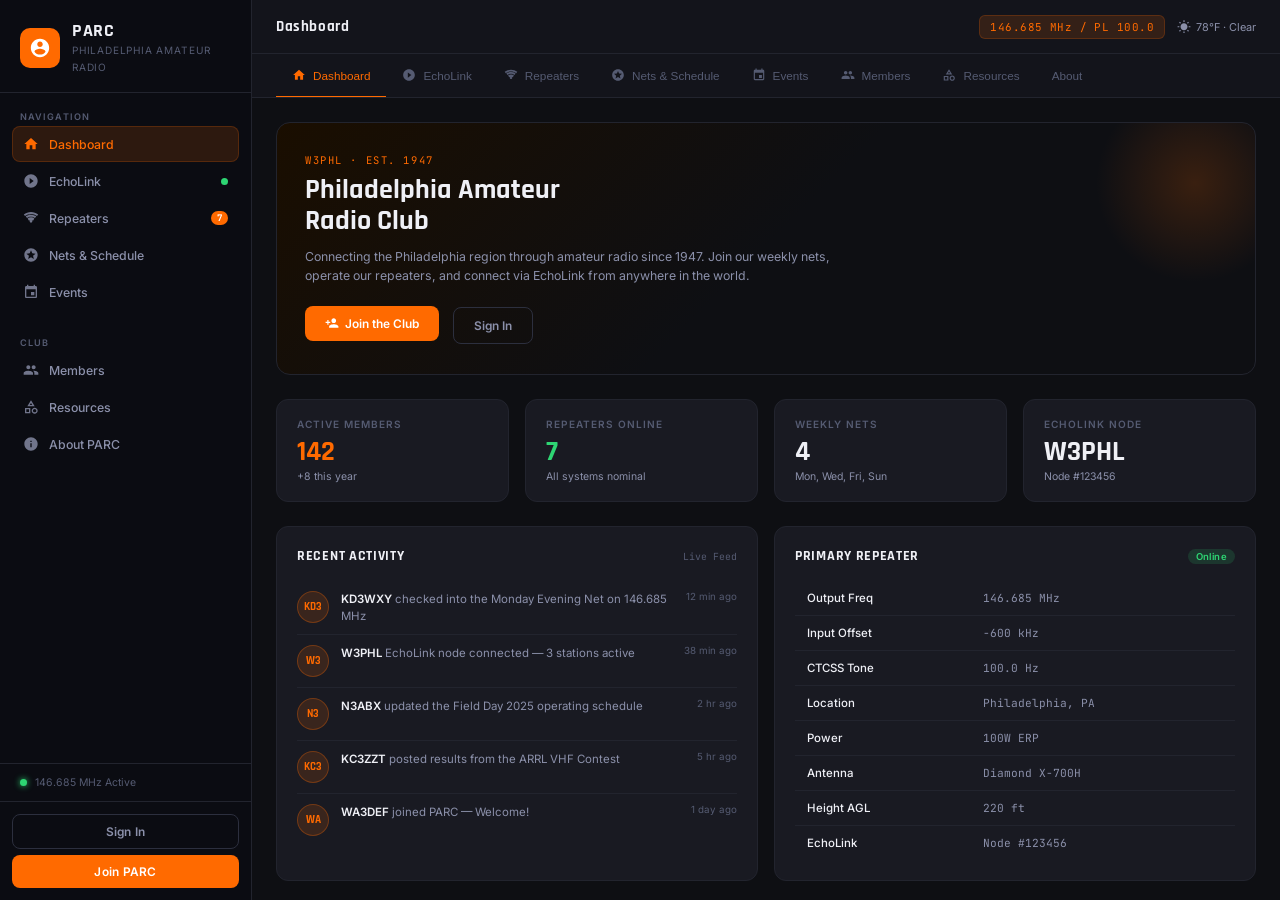
<file: index.html>
<!doctype html>
<html lang="en">
<head>
  <meta charset="UTF-8" />
  <meta name="viewport" content="width=device-width, initial-scale=1.0" />
  <title>PARC — Philadelphia Amateur Radio Club</title>
  <link rel="stylesheet" href="parc.css" />
  <style>body { display: flex; height: 100vh; overflow: hidden; }</style>
</head>
<body>

<!-- ─── SIDEBAR ────────────────────────────────────────────── -->
<nav id="sidebar">
  <div class="sidebar-logo">
    <div class="logo-icon">
      <svg viewBox="0 0 24 24" fill="white"><path d="M12 2C6.48 2 2 6.48 2 12s4.48 10 10 10 10-4.48 10-10S17.52 2 12 2zm0 3c1.66 0 3 1.34 3 3s-1.34 3-3 3-3-1.34-3-3 1.34-3 3-3zm0 14.2c-2.5 0-4.71-1.28-6-3.22.03-1.99 4-3.08 6-3.08 1.99 0 5.97 1.09 6 3.08-1.29 1.94-3.5 3.22-6 3.22z"/></svg>
    </div>
    <div class="logo-text">
      <h1>PARC</h1>
      <span>Philadelphia Amateur Radio</span>
    </div>
  </div>

  <div class="sidebar-section">
    <div class="sidebar-section-label">Navigation</div>
    <a class="nav-item active" data-tab="home" onclick="switchTab('home'); setActive(this)">
      <svg viewBox="0 0 24 24" fill="currentColor"><path d="M10 20v-6h4v6h5v-8h3L12 3 2 12h3v8z"/></svg>
      <span>Dashboard</span>
    </a>
    <a class="nav-item" data-tab="echolink" onclick="switchTab('echolink'); setActive(this)">
      <svg viewBox="0 0 24 24" fill="currentColor"><path d="M12 2C6.48 2 2 6.48 2 12s4.48 10 10 10 10-4.48 10-10S17.52 2 12 2zm-2 14.5v-9l6 4.5-6 4.5z"/></svg>
      <span>EchoLink</span>
      <span class="nav-dot"></span>
    </a>
    <a class="nav-item" data-tab="repeaters" onclick="switchTab('repeaters'); setActive(this)">
      <svg viewBox="0 0 24 24" fill="currentColor"><path d="M12 3C7.95 3 4.21 4.34 1.2 6.6L3 9c2.5-1.88 5.62-3 9-3s6.5 1.12 9 3l1.8-2.4C19.79 4.34 16.05 3 12 3zm0 4c-2.97 0-5.67.91-7.9 2.44L6 12c1.73-1.3 3.87-2 6-2s4.27.7 6 2l1.9-2.56A13.94 13.94 0 0012 7zm0 4c-1.93 0-3.68.66-5.08 1.75L9 16c.86-.65 1.87-1 3-1s2.14.35 3 1l2.08-3.25A7.96 7.96 0 0012 11zm0 4c-1.1 0-2 .9-2 2s.9 2 2 2 2-.9 2-2-.9-2-2-2z"/></svg>
      <span>Repeaters</span>
      <span class="nav-badge">7</span>
    </a>
    <a class="nav-item" data-tab="nets" onclick="switchTab('nets'); setActive(this)">
      <svg viewBox="0 0 24 24" fill="currentColor"><path d="M11.99 2C6.47 2 2 6.48 2 12s4.47 10 9.99 10C17.52 22 22 17.52 22 12S17.52 2 11.99 2zm4.24 16L12 15.45 7.77 18l1.12-4.81-3.73-3.23 4.92-.42L12 5l1.92 4.53 4.92.42-3.73 3.23L16.23 18z"/></svg>
      <span>Nets &amp; Schedule</span>
    </a>
    <a class="nav-item" data-tab="events" onclick="switchTab('events'); setActive(this)">
      <svg viewBox="0 0 24 24" fill="currentColor"><path d="M17 12h-5v5h5v-5zM16 1v2H8V1H6v2H5c-1.11 0-1.99.9-1.99 2L3 19c0 1.1.89 2 2 2h14c1.1 0 2-.9 2-2V5c0-1.1-.9-2-2-2h-1V1h-2zm3 18H5V8h14v11z"/></svg>
      <span>Events</span>
    </a>
  </div>

  <div class="sidebar-section">
    <div class="sidebar-section-label">Club</div>
    <a class="nav-item" data-tab="members" onclick="switchTab('members'); setActive(this)">
      <svg viewBox="0 0 24 24" fill="currentColor"><path d="M16 11c1.66 0 2.99-1.34 2.99-3S17.66 5 16 5c-1.66 0-3 1.34-3 3s1.34 3 3 3zm-8 0c1.66 0 2.99-1.34 2.99-3S9.66 5 8 5C6.34 5 5 6.34 5 8s1.34 3 3 3zm0 2c-2.33 0-7 1.17-7 3.5V19h14v-2.5c0-2.33-4.67-3.5-7-3.5zm8 0c-.29 0-.62.02-.97.05 1.16.84 1.97 1.97 1.97 3.45V19h6v-2.5c0-2.33-4.67-3.5-7-3.5z"/></svg>
      <span>Members</span>
    </a>
    <a class="nav-item" data-tab="resources" onclick="switchTab('resources'); setActive(this)">
      <svg viewBox="0 0 24 24" fill="currentColor"><path d="M12 2l-5.5 9h11L12 2zm0 3.84L13.93 9h-3.87L12 5.84zM17.5 13c-2.49 0-4.5 2.01-4.5 4.5S15.01 22 17.5 22s4.5-2.01 4.5-4.5S19.99 13 17.5 13zm0 7c-1.38 0-2.5-1.12-2.5-2.5s1.12-2.5 2.5-2.5 2.5 1.12 2.5 2.5-1.12 2.5-2.5 2.5zM3 21.5h8v-8H3v8zm2-6h4v4H5v-4z"/></svg>
      <span>Resources</span>
    </a>
    <a class="nav-item" data-tab="about" onclick="switchTab('about'); setActive(this)">
      <svg viewBox="0 0 24 24" fill="currentColor"><path d="M12 2C6.48 2 2 6.48 2 12s4.48 10 10 10 10-4.48 10-10S17.52 2 12 2zm1 15h-2v-6h2v6zm0-8h-2V7h2v2z"/></svg>
      <span>About PARC</span>
    </a>
  </div>

  <div class="sidebar-spacer"></div>
  <div class="sidebar-status">
    <div class="status-row"><div class="status-dot"></div><span>146.685 MHz Active</span></div>
  </div>
  <div class="sidebar-auth">
    <a href="login.html" class="btn-login ghost">Sign In</a>
    <a href="register.html" class="btn-login primary">Join PARC</a>
  </div>
</nav>

<!-- ─── MAIN ───────────────────────────────────────────────────── -->
<div id="main">
  <div class="topbar">
    <span class="topbar-title" id="topbar-title">Dashboard</span>
    <div class="topbar-right">
      <div class="freq-display">146.685 MHz / PL 100.0</div>
      <div class="weather-badge">
        <svg width="14" height="14" viewBox="0 0 24 24" fill="currentColor"><path d="M6.76 4.84l-1.8-1.79-1.41 1.41 1.79 1.79 1.42-1.41zM4 10.5H1v2h3v-2zm9-9.95h-2V3.5h2V.55zm7.45 3.91l-1.41-1.41-1.79 1.79 1.41 1.41 1.79-1.79zm-3.21 13.7l1.79 1.8 1.41-1.41-1.8-1.79-1.4 1.4zM20 10.5v2h3v-2h-3zm-8-5c-3.31 0-6 2.69-6 6s2.69 6 6 6 6-2.69 6-6-2.69-6-6-6zm-1 16.95h2V19.5h-2v2.95zm-7.45-3.91l1.41 1.41 1.79-1.8-1.41-1.41-1.79 1.8z"/></svg>
        78°F · Clear
      </div>
    </div>
  </div>

  <div class="tab-bar">
    <button class="tab-btn active" onclick="switchTab('home'); setTabActive(this)">
      <svg viewBox="0 0 24 24" fill="currentColor"><path d="M10 20v-6h4v6h5v-8h3L12 3 2 12h3v8z"/></svg>Dashboard
    </button>
    <button class="tab-btn" onclick="switchTab('echolink'); setTabActive(this)">
      <svg viewBox="0 0 24 24" fill="currentColor"><path d="M12 2C6.48 2 2 6.48 2 12s4.48 10 10 10 10-4.48 10-10S17.52 2 12 2zm-2 14.5v-9l6 4.5-6 4.5z"/></svg>EchoLink
    </button>
    <button class="tab-btn" onclick="switchTab('repeaters'); setTabActive(this)">
      <svg viewBox="0 0 24 24" fill="currentColor"><path d="M12 3C7.95 3 4.21 4.34 1.2 6.6L3 9c2.5-1.88 5.62-3 9-3s6.5 1.12 9 3l1.8-2.4C19.79 4.34 16.05 3 12 3zm0 4c-2.97 0-5.67.91-7.9 2.44L6 12c1.73-1.3 3.87-2 6-2s4.27.7 6 2l1.9-2.56A13.94 13.94 0 0012 7zm0 4c-1.93 0-3.68.66-5.08 1.75L9 16c.86-.65 1.87-1 3-1s2.14.35 3 1l2.08-3.25A7.96 7.96 0 0012 11zm0 4c-1.1 0-2 .9-2 2s.9 2 2 2 2-.9 2-2-.9-2-2-2z"/></svg>Repeaters
    </button>
    <button class="tab-btn" onclick="switchTab('nets'); setTabActive(this)">
      <svg viewBox="0 0 24 24" fill="currentColor"><path d="M11.99 2C6.47 2 2 6.48 2 12s4.47 10 9.99 10C17.52 22 22 17.52 22 12S17.52 2 11.99 2zm4.24 16L12 15.45 7.77 18l1.12-4.81-3.73-3.23 4.92-.42L12 5l1.92 4.53 4.92.42-3.73 3.23L16.23 18z"/></svg>Nets &amp; Schedule
    </button>
    <button class="tab-btn" onclick="switchTab('events'); setTabActive(this)">
      <svg viewBox="0 0 24 24" fill="currentColor"><path d="M17 12h-5v5h5v-5zM16 1v2H8V1H6v2H5c-1.11 0-1.99.9-1.99 2L3 19c0 1.1.89 2 2 2h14c1.1 0 2-.9 2-2V5c0-1.1-.9-2-2-2h-1V1h-2zm3 18H5V8h14v11z"/></svg>Events
    </button>
    <button class="tab-btn" onclick="switchTab('members'); setTabActive(this)">
      <svg viewBox="0 0 24 24" fill="currentColor"><path d="M16 11c1.66 0 2.99-1.34 2.99-3S17.66 5 16 5c-1.66 0-3 1.34-3 3s1.34 3 3 3zm-8 0c1.66 0 2.99-1.34 2.99-3S9.66 5 8 5C6.34 5 5 6.34 5 8s1.34 3 3 3zm0 2c-2.33 0-7 1.17-7 3.5V19h14v-2.5c0-2.33-4.67-3.5-7-3.5zm8 0c-.29 0-.62.02-.97.05 1.16.84 1.97 1.97 1.97 3.45V19h6v-2.5c0-2.33-4.67-3.5-7-3.5z"/></svg>Members
    </button>
    <button class="tab-btn" onclick="switchTab('resources'); setTabActive(this)">
      <svg viewBox="0 0 24 24" fill="currentColor"><path d="M12 2l-5.5 9h11L12 2zm0 3.84L13.93 9h-3.87L12 5.84zM17.5 13c-2.49 0-4.5 2.01-4.5 4.5S15.01 22 17.5 22s4.5-2.01 4.5-4.5S19.99 13 17.5 13zm0 7c-1.38 0-2.5-1.12-2.5-2.5s1.12-2.5 2.5-2.5 2.5 1.12 2.5 2.5-1.12 2.5-2.5 2.5zM3 21.5h8v-8H3v8zm2-6h4v4H5v-4z"/></svg>Resources
    </button>
    <button class="tab-btn" onclick="switchTab('about'); setTabActive(this)">About</button>
  </div>

  <div class="content-area">

    <!-- HOME TAB -->
    <div class="tab-panel active" id="tab-home">
      <div class="hero-banner">
        <div class="hero-callsign">W3PHL · EST. 1947</div>
        <h2>Philadelphia Amateur<br>Radio Club</h2>
        <p>Connecting the Philadelphia region through amateur radio since 1947. Join our weekly nets, operate our repeaters, and connect via EchoLink from anywhere in the world.</p>
        <a href="register.html" class="btn-primary">
          <svg width="14" height="14" viewBox="0 0 24 24" fill="currentColor"><path d="M15 12c2.21 0 4-1.79 4-4s-1.79-4-4-4-4 1.79-4 4 1.79 4 4 4zm-9-2V7H4v3H1v2h3v3h2v-3h3v-2H6zm9 4c-2.67 0-8 1.34-8 4v2h16v-2c0-2.66-5.33-4-8-4z"/></svg>
          Join the Club
        </a>
        <a href="login.html" class="btn-secondary">Sign In</a>
      </div>

      <div class="grid-4 mb-6">
        <div class="stat-card accent"><div class="stat-label">Active Members</div><div class="stat-value">142</div><div class="stat-sub">+8 this year</div></div>
        <div class="stat-card green"><div class="stat-label">Repeaters Online</div><div class="stat-value">7</div><div class="stat-sub">All systems nominal</div></div>
        <div class="stat-card"><div class="stat-label">Weekly Nets</div><div class="stat-value">4</div><div class="stat-sub">Mon, Wed, Fri, Sun</div></div>
        <div class="stat-card"><div class="stat-label">EchoLink Node</div><div class="stat-value">W3PHL</div><div class="stat-sub">Node #123456</div></div>
      </div>

      <div class="grid-2 mb-6">
        <div class="card">
          <div class="card-header"><span class="card-title">Recent Activity</span><span class="card-badge">Live Feed</span></div>
          <div class="activity-item"><div class="activity-avatar">KD3</div><div class="activity-text"><strong>KD3WXY</strong> checked into the Monday Evening Net on 146.685 MHz</div><div class="activity-time">12 min ago</div></div>
          <div class="activity-item"><div class="activity-avatar">W3</div><div class="activity-text"><strong>W3PHL</strong> EchoLink node connected — 3 stations active</div><div class="activity-time">38 min ago</div></div>
          <div class="activity-item"><div class="activity-avatar">N3</div><div class="activity-text"><strong>N3ABX</strong> updated the Field Day 2025 operating schedule</div><div class="activity-time">2 hr ago</div></div>
          <div class="activity-item"><div class="activity-avatar">KC3</div><div class="activity-text"><strong>KC3ZZT</strong> posted results from the ARRL VHF Contest</div><div class="activity-time">5 hr ago</div></div>
          <div class="activity-item"><div class="activity-avatar">WA</div><div class="activity-text"><strong>WA3DEF</strong> joined PARC — Welcome!</div><div class="activity-time">1 day ago</div></div>
        </div>
        <div class="card">
          <div class="card-header"><span class="card-title">Primary Repeater</span><span class="pill online">Online</span></div>
          <table class="data-table">
            <tr><td class="name-col">Output Freq</td><td>146.685 MHz</td></tr>
            <tr><td class="name-col">Input Offset</td><td>-600 kHz</td></tr>
            <tr><td class="name-col">CTCSS Tone</td><td>100.0 Hz</td></tr>
            <tr><td class="name-col">Location</td><td>Philadelphia, PA</td></tr>
            <tr><td class="name-col">Power</td><td>100W ERP</td></tr>
            <tr><td class="name-col">Antenna</td><td>Diamond X-700H</td></tr>
            <tr><td class="name-col">Height AGL</td><td>220 ft</td></tr>
            <tr><td class="name-col">EchoLink</td><td>Node #123456</td></tr>
          </table>
        </div>
      </div>

      <div class="grid-2">
        <div class="card">
          <div class="card-header"><span class="card-title">Next Net</span></div>
          <div style="display:flex;align-items:center;gap:16px;padding:8px 0">
            <div class="net-day"><div class="d">Mon</div><div class="n">14</div></div>
            <div>
              <h4 style="font-size:0.92rem;font-weight:600;color:var(--text);margin-bottom:3px">Monday Evening Net</h4>
              <p style="font-size:0.78rem;color:var(--text2)">8:00 PM ET · Starts in 2 hrs 14 min</p>
              <p style="font-size:0.75rem;color:var(--text3);margin-top:4px">NCS: KB3MNO · Open to all licensed amateurs</p>
            </div>
            <div style="margin-left:auto"><div class="net-freq">146.685</div><div style="font-size:0.7rem;color:var(--text3);text-align:right">PL 100.0</div></div>
          </div>
        </div>
        <div class="card">
          <div class="card-header"><span class="card-title">Upcoming Events</span></div>
          <div class="resource-item">
            <div class="resource-icon" style="background:rgba(255,106,0,0.1)"><svg viewBox="0 0 24 24" fill="#ff6a00"><path d="M17 12h-5v5h5v-5zM16 1v2H8V1H6v2H5c-1.11 0-1.99.9-1.99 2L3 19c0 1.1.89 2 2 2h14c1.1 0 2-.9 2-2V5c0-1.1-.9-2-2-2h-1V1h-2zm3 18H5V8h14v11z"/></svg></div>
            <div class="resource-info"><h4>Field Day 2025</h4><p>June 28–29 · Fairmount Park</p></div>
            <span class="pill active">26 days</span>
          </div>
          <div class="resource-item">
            <div class="resource-icon" style="background:rgba(59,130,246,0.1)"><svg viewBox="0 0 24 24" fill="#3b82f6"><path d="M20 4H4c-1.1 0-2 .9-2 2v12c0 1.1.9 2 2 2h16c1.1 0 2-.9 2-2V6c0-1.1-.9-2-2-2zm0 4l-8 5-8-5V6l8 5 8-5v2z"/></svg></div>
            <div class="resource-info"><h4>License Exam Session</h4><p>July 12 · Philadelphia Public Library</p></div>
            <span class="pill info">4 days</span>
          </div>
          <div class="resource-item">
            <div class="resource-icon" style="background:rgba(46,213,115,0.1)"><svg viewBox="0 0 24 24" fill="#2ed573"><path d="M11.99 2C6.47 2 2 6.48 2 12s4.47 10 9.99 10C17.52 22 22 17.52 22 12S17.52 2 11.99 2zm4.24 16L12 15.45 7.77 18l1.12-4.81-3.73-3.23 4.92-.42L12 5l1.92 4.53 4.92.42-3.73 3.23L16.23 18z"/></svg></div>
            <div class="resource-info"><h4>Monthly Club Meeting</h4><p>July 17 · 7:30 PM · Club HQ</p></div>
            <span class="pill online">11 days</span>
          </div>
        </div>
      </div>
    </div>

    <!-- ECHOLINK TAB -->
    <div class="tab-panel" id="tab-echolink">
      <div class="section-heading">EchoLink</div>
      <div class="section-sub">Real-time VOIP connections to amateur radio repeaters and nodes worldwide.</div>
      <div class="grid-2 mb-6">
        <div class="card">
          <div class="card-header"><span class="card-title">PARC EchoLink Node</span><span class="pill online">Connected</span></div>
          <table class="data-table">
            <tr><td class="name-col">Callsign</td><td>W3PHL-R</td></tr>
            <tr><td class="name-col">Node Number</td><td>123456</td></tr>
            <tr><td class="name-col">Linked Repeater</td><td>146.685 MHz</td></tr>
            <tr><td class="name-col">Location</td><td>Philadelphia, PA (EM29)</td></tr>
            <tr><td class="name-col">Status</td><td><span class="pill online">Online</span></td></tr>
            <tr><td class="name-col">Active Connections</td><td>3</td></tr>
            <tr><td class="name-col">Uptime</td><td>14 days 7 hrs</td></tr>
          </table>
        </div>
        <div class="card">
          <div class="card-header"><span class="card-title">How to Connect</span></div>
          <div style="font-size:0.82rem;color:var(--text2);line-height:1.7">
            <p style="margin-bottom:10px">Connect to PARC via EchoLink using any of these methods:</p>
            <div style="background:var(--bg2);border:1px solid var(--border);border-radius:8px;padding:14px;margin-bottom:10px">
              <div style="font-family:'JetBrains Mono',monospace;color:var(--orange);font-size:0.8rem;margin-bottom:4px">EchoLink App / Software</div>
              <div style="font-size:0.78rem;color:var(--text2)">Search for <strong style="color:var(--text)">W3PHL-R</strong> or Node <strong style="color:var(--text)">123456</strong></div>
            </div>
            <div style="background:var(--bg2);border:1px solid var(--border);border-radius:8px;padding:14px;margin-bottom:10px">
              <div style="font-family:'JetBrains Mono',monospace;color:var(--orange);font-size:0.8rem;margin-bottom:4px">Via RF (146.685 MHz)</div>
              <div style="font-size:0.78rem;color:var(--text2)">DTMF <strong style="color:var(--text)">C123456</strong> to connect, <strong style="color:var(--text)">#</strong> to disconnect</div>
            </div>
            <div style="background:var(--bg2);border:1px solid var(--border);border-radius:8px;padding:14px">
              <div style="font-family:'JetBrains Mono',monospace;color:var(--orange);font-size:0.8rem;margin-bottom:4px">Conference Node</div>
              <div style="font-size:0.78rem;color:var(--text2)">PARC Conference: <strong style="color:var(--text)">*PARC*</strong> — open 24/7</div>
            </div>
          </div>
        </div>
      </div>
      <div class="card mb-6">
        <div class="card-header"><span class="card-title">Active EchoLink Connections</span><span class="card-badge">Live</span></div>
        <table class="data-table">
          <thead><tr><th>Callsign</th><th>Node</th><th>Location</th><th>Connected</th><th>Status</th></tr></thead>
          <tbody>
            <tr><td class="name-col">W3PHL-R</td><td>123456</td><td>Philadelphia, PA</td><td>14d 7h</td><td><span class="pill online">Local Node</span></td></tr>
            <tr><td class="name-col">WB4GHT-L</td><td>234567</td><td>Atlanta, GA</td><td>1h 23m</td><td><span class="pill active">Linked</span></td></tr>
            <tr><td class="name-col">K6ABC-R</td><td>345678</td><td>Los Angeles, CA</td><td>42m</td><td><span class="pill active">Linked</span></td></tr>
            <tr><td class="name-col">VK2XYZ-L</td><td>456789</td><td>Sydney, NSW, AU</td><td>18m</td><td><span class="pill info">Monitor</span></td></tr>
          </tbody>
        </table>
      </div>
      <div class="card">
        <div class="card-header"><span class="card-title">Nearby EchoLink Nodes</span></div>
        <div style="display:flex;flex-direction:column;gap:10px">
          <div class="echolink-node"><div class="node-icon">W3</div><div class="node-info"><h4>W3PHI-R</h4><p>147.180 / PL 136.5</p></div><div class="node-meta"><span class="pill online">Online</span><div style="font-size:0.7rem;color:var(--text3);margin-top:3px">Node 98765</div></div></div>
          <div class="echolink-node"><div class="node-icon">K3</div><div class="node-info"><h4>K3CW-R</h4><p>444.925 / PL 100.0</p></div><div class="node-meta"><span class="pill online">Online</span><div style="font-size:0.7rem;color:var(--text3);margin-top:3px">Node 87654</div></div></div>
          <div class="echolink-node"><div class="node-icon">N3</div><div class="node-info"><h4>N3RAA-L</h4><p>224.180 / PL 110.9</p></div><div class="node-meta"><span class="pill offline">Offline</span><div style="font-size:0.7rem;color:var(--text3);margin-top:3px">Node 76543</div></div></div>
        </div>
      </div>
    </div>

    <!-- REPEATERS TAB -->
    <div class="tab-panel" id="tab-repeaters">
      <div class="section-heading">Repeaters</div>
      <div class="section-sub">PARC maintains 7 repeaters across the greater Philadelphia metro area.</div>
      <div class="card mb-6">
        <div class="card-header"><span class="card-title">All Repeaters</span><span class="card-badge">7 total · 7 online</span></div>
        <table class="data-table">
          <thead><tr><th>Callsign</th><th>Output</th><th>Offset</th><th>Tone</th><th>Band</th><th>Location</th><th>EchoLink</th><th>Status</th></tr></thead>
          <tbody>
            <tr><td class="name-col">W3PHL</td><td>146.685</td><td>-600 kHz</td><td>100.0 Hz</td><td>2m</td><td>Philadelphia (Center City)</td><td>Node 123456</td><td><span class="pill online">Online</span></td></tr>
            <tr><td class="name-col">W3PHL-2</td><td>147.180</td><td>+600 kHz</td><td>136.5 Hz</td><td>2m</td><td>Northeast Philadelphia</td><td>—</td><td><span class="pill online">Online</span></td></tr>
            <tr><td class="name-col">W3PHL-3</td><td>444.925</td><td>+5 MHz</td><td>100.0 Hz</td><td>70cm</td><td>South Philadelphia</td><td>Node 234567</td><td><span class="pill online">Online</span></td></tr>
            <tr><td class="name-col">W3PHL-4</td><td>443.300</td><td>+5 MHz</td><td>110.9 Hz</td><td>70cm</td><td>West Philadelphia</td><td>—</td><td><span class="pill online">Online</span></td></tr>
            <tr><td class="name-col">W3PHL-5</td><td>224.180</td><td>-1.6 MHz</td><td>100.0 Hz</td><td>1.25m</td><td>Germantown</td><td>—</td><td><span class="pill online">Online</span></td></tr>
            <tr><td class="name-col">W3PHL-6</td><td>927.5625</td><td>-25 MHz</td><td>100.0 Hz</td><td>33cm</td><td>Roxborough</td><td>—</td><td><span class="pill online">Online</span></td></tr>
            <tr><td class="name-col">W3PHL-D</td><td>145.370</td><td>-600 kHz</td><td>DCS 023</td><td>2m D-STAR</td><td>Mount Airy</td><td>—</td><td><span class="pill online">Online</span></td></tr>
          </tbody>
        </table>
      </div>
      <div class="grid-2">
        <div class="card">
          <div class="card-header"><span class="card-title">Coverage Notes</span></div>
          <p style="font-size:0.82rem;color:var(--text2);line-height:1.7">All repeaters provide excellent coverage within I-95/I-476 corridor. The 146.685 primary repeater covers approximately 50 miles radius from Center City.</p>
          <div style="margin-top:12px;padding:12px;background:var(--bg2);border-radius:8px;border:1px solid var(--border)">
            <div style="font-size:0.75rem;color:var(--orange);font-weight:600;margin-bottom:6px">LINKED SYSTEM</div>
            <p style="font-size:0.78rem;color:var(--text2)">W3PHL + W3PHL-3 are linked via autopatch during Monday Evening Net.</p>
          </div>
        </div>
        <div class="card">
          <div class="card-header"><span class="card-title">CTCSS / DCS Quick Reference</span></div>
          <table class="data-table">
            <thead><tr><th>Tone</th><th>Repeater(s)</th></tr></thead>
            <tbody>
              <tr><td>100.0 Hz</td><td class="name-col">W3PHL, W3PHL-3, W3PHL-5, W3PHL-6</td></tr>
              <tr><td>110.9 Hz</td><td class="name-col">W3PHL-4</td></tr>
              <tr><td>136.5 Hz</td><td class="name-col">W3PHL-2</td></tr>
              <tr><td>DCS 023</td><td class="name-col">W3PHL-D (D-STAR)</td></tr>
            </tbody>
          </table>
        </div>
      </div>
    </div>

    <!-- NETS TAB -->
    <div class="tab-panel" id="tab-nets">
      <div class="section-heading">Nets &amp; Schedule</div>
      <div class="section-sub">PARC operates four regular nets each week. All times Eastern. Open to all licensed amateurs.</div>
      <div class="card mb-6">
        <div class="card-header"><span class="card-title">Weekly Net Schedule</span></div>
        <div class="net-row" style="background:var(--orange-d);border-color:rgba(255,106,0,0.2)">
          <div class="net-day"><div class="d">Mon</div><div class="n">14</div></div>
          <div class="net-info"><h4>Monday Evening Technical Net</h4><p>Technical discussion, equipment swap, antenna tips · NCS: KB3MNO</p></div>
          <div><div class="net-freq">146.685</div><div style="font-size:0.7rem;color:var(--text3);text-align:right">8:00 PM ET</div></div>
          <span class="pill active">Tonight</span>
        </div>
        <div class="net-row">
          <div class="net-day"><div class="d">Wed</div><div class="n">16</div></div>
          <div class="net-info"><h4>Wednesday ARES/RACES Net</h4><p>Emergency communications training · NCS: Rotating</p></div>
          <div><div class="net-freq">147.180</div><div style="font-size:0.7rem;color:var(--text3);text-align:right">7:30 PM ET</div></div>
        </div>
        <div class="net-row">
          <div class="net-day"><div class="d">Fri</div><div class="n">18</div></div>
          <div class="net-info"><h4>Friday Night Roundtable</h4><p>Casual rag-chew, all topics welcome · NCS: Open</p></div>
          <div><div class="net-freq">146.685</div><div style="font-size:0.7rem;color:var(--text3);text-align:right">9:00 PM ET</div></div>
        </div>
        <div class="net-row">
          <div class="net-day"><div class="d">Sun</div><div class="n">20</div></div>
          <div class="net-info"><h4>Sunday Morning HF Net</h4><p>20m SSB net, 14.255 MHz ± QRM · NCS: WA3DEF</p></div>
          <div><div class="net-freq">14.255</div><div style="font-size:0.7rem;color:var(--text3);text-align:right">9:00 AM ET</div></div>
        </div>
      </div>
      <div class="grid-2">
        <div class="card">
          <div class="card-header"><span class="card-title">Net Control Operators</span></div>
          <table class="data-table">
            <thead><tr><th>Net</th><th>NCS</th><th>Callsign</th></tr></thead>
            <tbody>
              <tr><td>Monday Tech</td><td class="name-col">Michael Torres</td><td>KB3MNO</td></tr>
              <tr><td>Wednesday ARES</td><td class="name-col">Rotating</td><td>Multiple</td></tr>
              <tr><td>Friday Roundtable</td><td class="name-col">Open (Volunteer)</td><td>—</td></tr>
              <tr><td>Sunday HF</td><td class="name-col">Robert Davies</td><td>WA3DEF</td></tr>
            </tbody>
          </table>
        </div>
        <div class="card">
          <div class="card-header"><span class="card-title">Net Participation Tips</span></div>
          <div style="display:flex;flex-direction:column;gap:10px;margin-top:4px">
            <div style="display:flex;align-items:flex-start;gap:10px;font-size:0.82rem;color:var(--text2)"><div style="width:6px;height:6px;border-radius:50%;background:var(--orange);flex-shrink:0;margin-top:5px"></div>Program your radio before the net — tone, offset, and frequency set in advance</div>
            <div style="display:flex;align-items:flex-start;gap:10px;font-size:0.82rem;color:var(--text2)"><div style="width:6px;height:6px;border-radius:50%;background:var(--orange);flex-shrink:0;margin-top:5px"></div>Wait for NCS to acknowledge you before transmitting your traffic</div>
            <div style="display:flex;align-items:flex-start;gap:10px;font-size:0.82rem;color:var(--text2)"><div style="width:6px;height:6px;border-radius:50%;background:var(--orange);flex-shrink:0;margin-top:5px"></div>State your callsign phonetically on first contact</div>
            <div style="display:flex;align-items:flex-start;gap:10px;font-size:0.82rem;color:var(--text2)"><div style="width:6px;height:6px;border-radius:50%;background:var(--orange);flex-shrink:0;margin-top:5px"></div>New hams always welcome — NCS will guide you through check-in</div>
          </div>
        </div>
      </div>
    </div>

    <!-- EVENTS TAB -->
    <div class="tab-panel" id="tab-events">
      <div class="section-heading">Events</div>
      <div class="section-sub">Upcoming club events, contests, and activities for 2025.</div>
      <div style="display:flex;flex-direction:column;gap:14px">
        <div class="event-card"><div class="event-date-block"><div class="month">Jun</div><div class="day">28</div></div><div class="event-body"><h4>ARRL Field Day 2025</h4><p>Annual 24-hour operating event. PARC will operate from Fairmount Park, Belmont Plateau. Bring your gear, antennas, and appetite — food provided!</p><div class="event-tags"><span class="pill active">Contest</span><span class="pill info">All Members</span></div></div></div>
        <div class="event-card"><div class="event-date-block"><div class="month">Jul</div><div class="day">12</div></div><div class="event-body"><h4>VE License Exam Session</h4><p>Volunteer Examiner session for Technician, General, and Amateur Extra. Pre-registration required. Philadelphia Free Public Library, Parkway Central Branch, 6th floor.</p><div class="event-tags"><span class="pill online">Open to Public</span><span class="pill info">Registration Required</span></div></div></div>
        <div class="event-card"><div class="event-date-block"><div class="month">Jul</div><div class="day">17</div></div><div class="event-body"><h4>Monthly Club Meeting</h4><p>Field Day debrief, repeater maintenance update, new member introductions. 7:30 PM at Club HQ, 1234 Arch St, Philadelphia.</p><div class="event-tags"><span class="pill active">Meeting</span></div></div></div>
        <div class="event-card"><div class="event-date-block"><div class="month">Aug</div><div class="day">9</div></div><div class="event-body"><h4>Antenna Building Workshop</h4><p>Learn to build dipole, vertical, and yagi antennas. All materials provided. Limited to 20 participants.</p><div class="event-tags"><span class="pill online">Workshop</span><span class="pill info">Limited Seats</span></div></div></div>
      </div>
    </div>

    <!-- MEMBERS TAB -->
    <div class="tab-panel" id="tab-members">
      <div class="section-heading">Members</div>
      <div class="section-sub">142 licensed amateur radio operators serving the Philadelphia region.</div>
      <div class="card mb-6">
        <div class="card-header"><span class="card-title">Club Officers 2025</span></div>
        <div class="grid-3" style="margin-top:4px">
          <div class="member-card"><div class="member-avatar">JA</div><div class="member-callsign">W3JAB</div><div class="member-name">James Abramowitz</div><div class="member-role">Club President</div><div class="member-license">Extra</div></div>
          <div class="member-card"><div class="member-avatar">SR</div><div class="member-callsign">KD3SRS</div><div class="member-name">Sandra Rivera</div><div class="member-role">Vice President</div><div class="member-license">General</div></div>
          <div class="member-card"><div class="member-avatar">MT</div><div class="member-callsign">KB3MNO</div><div class="member-name">Michael Torres</div><div class="member-role">Secretary / NCS</div><div class="member-license">Extra</div></div>
          <div class="member-card"><div class="member-avatar">RD</div><div class="member-callsign">WA3DEF</div><div class="member-name">Robert Davies</div><div class="member-role">Treasurer</div><div class="member-license">Extra</div></div>
          <div class="member-card"><div class="member-avatar">LP</div><div class="member-callsign">N3LPQ</div><div class="member-name">Lisa Park</div><div class="member-role">Technical Officer</div><div class="member-license">Extra</div></div>
          <div class="member-card"><div class="member-avatar">BH</div><div class="member-callsign">KC3BHT</div><div class="member-name">Brian Hoffman</div><div class="member-role">ARES Coordinator</div><div class="member-license">General</div></div>
        </div>
      </div>
      <div class="card">
        <div class="card-header"><span class="card-title">Recent Members</span><span class="card-badge">Last 30 days</span></div>
        <table class="data-table">
          <thead><tr><th>Callsign</th><th>Name</th><th>License</th><th>Joined</th><th>Status</th></tr></thead>
          <tbody>
            <tr><td>WA3DEF</td><td class="name-col">Robert Davies</td><td>Extra</td><td>Jun 30, 2025</td><td><span class="pill online">Active</span></td></tr>
            <tr><td>KD3WWX</td><td class="name-col">Angela Nguyen</td><td>Technician</td><td>Jun 28, 2025</td><td><span class="pill online">Active</span></td></tr>
            <tr><td>N3ZZQ</td><td class="name-col">David Chen</td><td>General</td><td>Jun 22, 2025</td><td><span class="pill online">Active</span></td></tr>
            <tr><td>KC3ZZT</td><td class="name-col">Marie Kowalski</td><td>General</td><td>Jun 15, 2025</td><td><span class="pill online">Active</span></td></tr>
            <tr><td>W3XMN</td><td class="name-col">Frank Osei</td><td>Extra</td><td>Jun 10, 2025</td><td><span class="pill online">Active</span></td></tr>
          </tbody>
        </table>
      </div>
    </div>

    <!-- RESOURCES TAB -->
    <div class="tab-panel" id="tab-resources">
      <div class="section-heading">Resources</div>
      <div class="section-sub">Links, documents, and tools for PARC members and the amateur radio community.</div>
      <div class="grid-2 mb-6">
        <div class="card">
          <div class="card-header"><span class="card-title">Learning &amp; Licensing</span></div>
          <div class="resource-item"><div class="resource-icon" style="background:rgba(255,106,0,0.1)"><svg viewBox="0 0 24 24" fill="#ff6a00"><path d="M12 3L1 9l11 6 9-4.91V17h2V9L12 3zM5 13.18v4L12 21l7-3.82v-4L12 17l-7-3.82z"/></svg></div><div class="resource-info"><h4>ARRL Ham Radio License Manual</h4><p>Official study guide for all license classes</p></div><a href="#" class="resource-link">Visit →</a></div>
          <div class="resource-item"><div class="resource-icon" style="background:rgba(59,130,246,0.1)"><svg viewBox="0 0 24 24" fill="#3b82f6"><path d="M20 4H4c-1.1 0-2 .9-2 2v12c0 1.1.9 2 2 2h16c1.1 0 2-.9 2-2V6c0-1.1-.9-2-2-2zm0 4l-8 5-8-5V6l8 5 8-5v2z"/></svg></div><div class="resource-info"><h4>HamStudy.org</h4><p>Free question pool practice exams</p></div><a href="#" class="resource-link">Visit →</a></div>
          <div class="resource-item"><div class="resource-icon" style="background:rgba(46,213,115,0.1)"><svg viewBox="0 0 24 24" fill="#2ed573"><path d="M19 3H5c-1.1 0-2 .9-2 2v14c0 1.1.9 2 2 2h14c1.1 0 2-.9 2-2V5c0-1.1-.9-2-2-2zm-7 3c1.93 0 3.5 1.57 3.5 3.5S13.93 13 12 13s-3.5-1.57-3.5-3.5S10.07 6 12 6zm7 13H5v-.23c0-.62.28-1.2.76-1.58C7.47 15.82 9.64 15 12 15s4.53.82 6.24 2.19c.48.38.76.97.76 1.58V19z"/></svg></div><div class="resource-info"><h4>FCC ULS License Search</h4><p>Look up any FCC amateur callsign</p></div><a href="#" class="resource-link">Visit →</a></div>
          <div class="resource-item"><div class="resource-icon" style="background:rgba(255,211,42,0.1)"><svg viewBox="0 0 24 24" fill="#ffd32a"><path d="M12 2C6.48 2 2 6.48 2 12s4.48 10 10 10 10-4.48 10-10S17.52 2 12 2zm1 15h-2v-6h2v6zm0-8h-2V7h2v2z"/></svg></div><div class="resource-info"><h4>ARRL.org</h4><p>American Radio Relay League</p></div><a href="#" class="resource-link">Visit →</a></div>
        </div>
        <div class="card">
          <div class="card-header"><span class="card-title">Operating Tools</span></div>
          <div class="resource-item"><div class="resource-icon" style="background:rgba(255,106,0,0.1)"><svg viewBox="0 0 24 24" fill="#ff6a00"><path d="M12 2C6.48 2 2 6.48 2 12s4.48 10 10 10 10-4.48 10-10S17.52 2 12 2zm-2 14.5v-9l6 4.5-6 4.5z"/></svg></div><div class="resource-info"><h4>EchoLink</h4><p>VOIP gateway — connect to W3PHL-R</p></div><a href="#" class="resource-link">Download →</a></div>
          <div class="resource-item"><div class="resource-icon" style="background:rgba(59,130,246,0.1)"><svg viewBox="0 0 24 24" fill="#3b82f6"><path d="M12 3C7.95 3 4.21 4.34 1.2 6.6L3 9c2.5-1.88 5.62-3 9-3s6.5 1.12 9 3l1.8-2.4C19.79 4.34 16.05 3 12 3zm0 4c-2.97 0-5.67.91-7.9 2.44L6 12c1.73-1.3 3.87-2 6-2s4.27.7 6 2l1.9-2.56A13.94 13.94 0 0012 7zm0 4c-1.93 0-3.68.66-5.08 1.75L9 16c.86-.65 1.87-1 3-1s2.14.35 3 1l2.08-3.25A7.96 7.96 0 0012 11zm0 4c-1.1 0-2 .9-2 2s.9 2 2 2 2-.9 2-2-.9-2-2-2z"/></svg></div><div class="resource-info"><h4>RepeaterBook</h4><p>National repeater directory with CHIRP support</p></div><a href="#" class="resource-link">Visit →</a></div>
          <div class="resource-item"><div class="resource-icon" style="background:rgba(46,213,115,0.1)"><svg viewBox="0 0 24 24" fill="#2ed573"><path d="M11.99 2C6.47 2 2 6.48 2 12s4.47 10 9.99 10C17.52 22 22 17.52 22 12S17.52 2 11.99 2zm4.24 16L12 15.45 7.77 18l1.12-4.81-3.73-3.23 4.92-.42L12 5l1.92 4.53 4.92.42-3.73 3.23L16.23 18z"/></svg></div><div class="resource-info"><h4>CHIRP Radio Programming</h4><p>Free open-source radio programming software</p></div><a href="#" class="resource-link">Download →</a></div>
          <div class="resource-item"><div class="resource-icon" style="background:rgba(255,211,42,0.1)"><svg viewBox="0 0 24 24" fill="#ffd32a"><path d="M12 2l-5.5 9h11L12 2zm0 3.84L13.93 9h-3.87L12 5.84z"/></svg></div><div class="resource-info"><h4>APRS.fi</h4><p>Real-time APRS tracking map</p></div><a href="#" class="resource-link">Visit →</a></div>
        </div>
      </div>
      <div class="card">
        <div class="card-header"><span class="card-title">Club Documents</span></div>
        <div class="grid-2" style="margin-top:4px">
          <div class="resource-item"><div class="resource-icon" style="background:rgba(255,106,0,0.1)"><svg viewBox="0 0 24 24" fill="#ff6a00"><path d="M14 2H6c-1.1 0-1.99.9-1.99 2L4 20c0 1.1.89 2 1.99 2H18c1.1 0 2-.9 2-2V8l-6-6zm2 16H8v-2h8v2zm0-4H8v-2h8v2zm-3-5V3.5L18.5 9H13z"/></svg></div><div class="resource-info"><h4>Club Constitution &amp; Bylaws</h4><p>Adopted 2023, amended Jan 2025</p></div><a href="#" class="resource-link">PDF →</a></div>
          <div class="resource-item"><div class="resource-icon" style="background:rgba(59,130,246,0.1)"><svg viewBox="0 0 24 24" fill="#3b82f6"><path d="M14 2H6c-1.1 0-1.99.9-1.99 2L4 20c0 1.1.89 2 1.99 2H18c1.1 0 2-.9 2-2V8l-6-6zm2 16H8v-2h8v2zm0-4H8v-2h8v2zm-3-5V3.5L18.5 9H13z"/></svg></div><div class="resource-info"><h4>ARES / RACES Emergency Plan</h4><p>Philadelphia County ARES protocols</p></div><a href="#" class="resource-link">PDF →</a></div>
          <div class="resource-item"><div class="resource-icon" style="background:rgba(46,213,115,0.1)"><svg viewBox="0 0 24 24" fill="#2ed573"><path d="M14 2H6c-1.1 0-1.99.9-1.99 2L4 20c0 1.1.89 2 1.99 2H18c1.1 0 2-.9 2-2V8l-6-6zm2 16H8v-2h8v2zm0-4H8v-2h8v2zm-3-5V3.5L18.5 9H13z"/></svg></div><div class="resource-info"><h4>Meeting Minutes Archive</h4><p>All meeting minutes 2020–2025</p></div><a href="#" class="resource-link">View →</a></div>
          <div class="resource-item"><div class="resource-icon" style="background:rgba(255,211,42,0.1)"><svg viewBox="0 0 24 24" fill="#ffd32a"><path d="M14 2H6c-1.1 0-1.99.9-1.99 2L4 20c0 1.1.89 2 1.99 2H18c1.1 0 2-.9 2-2V8l-6-6zm2 16H8v-2h8v2zm0-4H8v-2h8v2zm-3-5V3.5L18.5 9H13z"/></svg></div><div class="resource-info"><h4>Membership Application</h4><p>Annual dues: $35/yr, $20 for students</p></div><a href="register.html" class="resource-link">Apply →</a></div>
        </div>
      </div>
    </div>

    <!-- ABOUT TAB -->
    <div class="tab-panel" id="tab-about">
      <div class="section-heading">About PARC</div>
      <div class="section-sub">Philadelphia Amateur Radio Club — serving the Delaware Valley since 1947.</div>
      <div class="grid-2 mb-6">
        <div class="card">
          <div class="card-header"><span class="card-title">Our Mission</span></div>
          <p style="font-size:0.85rem;color:var(--text2);line-height:1.8">The Philadelphia Amateur Radio Club (PARC), operating under callsign <strong style="color:var(--orange)">W3PHL</strong>, promotes the art and science of amateur radio communication and experimentation. We foster emergency preparedness, technical education, and camaraderie among licensed radio amateurs in the greater Philadelphia metropolitan area.</p>
          <br>
          <p style="font-size:0.85rem;color:var(--text2);line-height:1.8">PARC is affiliated with the ARRL and serves as the primary ARES group for Philadelphia County under the Philadelphia Office of Emergency Management.</p>
        </div>
        <div class="card">
          <div class="card-header"><span class="card-title">Contact &amp; Location</span></div>
          <table class="data-table">
            <tr><td class="name-col">Club Callsign</td><td>W3PHL</td></tr>
            <tr><td class="name-col">Founded</td><td>1947</td></tr>
            <tr><td class="name-col">HQ Address</td><td>1234 Arch St, Philadelphia PA</td></tr>
            <tr><td class="name-col">Grid Square</td><td>FN20</td></tr>
            <tr><td class="name-col">Email</td><td>info@w3phl.org</td></tr>
            <tr><td class="name-col">ARRL Affiliation</td><td>Active Member Club</td></tr>
            <tr><td class="name-col">ARES Section</td><td>Eastern Pennsylvania</td></tr>
            <tr><td class="name-col">Trustee</td><td>W3JAB (James Abramowitz)</td></tr>
          </table>
        </div>
      </div>
    </div>

  </div>
</div>

<script src="main.js"></script>
</body>
</html>
</file>
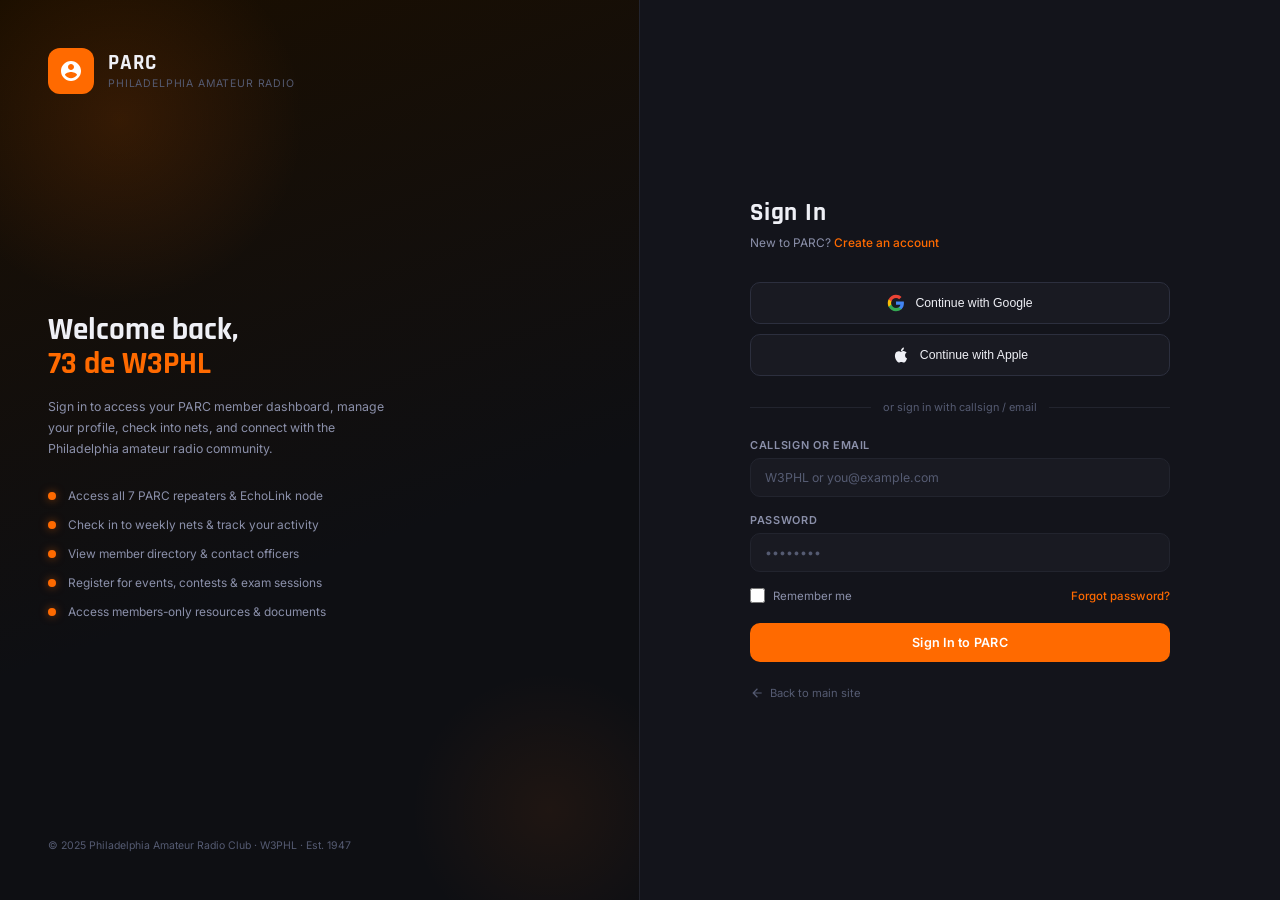
<file: login.html>
<!doctype html>
<html lang="en">
<head>
  <meta charset="UTF-8" />
  <meta name="viewport" content="width=device-width, initial-scale=1.0" />
  <title>Sign In — PARC</title>
  <link rel="stylesheet" href="parc.css" />
  <style>
    html, body { height: 100%; }
    body { display: grid; grid-template-columns: 1fr 1fr; min-height: 100vh; }
  </style>
</head>
<body>

<div class="left-panel">
  <a href="index.html" class="panel-logo">
    <div class="logo-icon">
      <svg viewBox="0 0 24 24" fill="white"><path d="M12 2C6.48 2 2 6.48 2 12s4.48 10 10 10 10-4.48 10-10S17.52 2 12 2zm0 3c1.66 0 3 1.34 3 3s-1.34 3-3 3-3-1.34-3-3 1.34-3 3-3zm0 14.2c-2.5 0-4.71-1.28-6-3.22.03-1.99 4-3.08 6-3.08 1.99 0 5.97 1.09 6 3.08-1.29 1.94-3.5 3.22-6 3.22z"/></svg>
    </div>
    <div class="logo-text">
      <h1>PARC</h1>
      <span>Philadelphia Amateur Radio</span>
    </div>
  </a>

  <div class="panel-content">
    <h2>Welcome back,<br><span>73 de W3PHL</span></h2>
    <p>Sign in to access your PARC member dashboard, manage your profile, check into nets, and connect with the Philadelphia amateur radio community.</p>
    <div class="feature-list">
      <div class="feature-item"><div class="feature-dot"></div>Access all 7 PARC repeaters &amp; EchoLink node</div>
      <div class="feature-item"><div class="feature-dot"></div>Check in to weekly nets &amp; track your activity</div>
      <div class="feature-item"><div class="feature-dot"></div>View member directory &amp; contact officers</div>
      <div class="feature-item"><div class="feature-dot"></div>Register for events, contests &amp; exam sessions</div>
      <div class="feature-item"><div class="feature-dot"></div>Access members-only resources &amp; documents</div>
    </div>
  </div>

  <div class="panel-footer">&copy; 2025 Philadelphia Amateur Radio Club · W3PHL · Est. 1947</div>
</div>

<div class="right-panel">
  <div class="auth-card">
    <div class="auth-header">
      <h2>Sign In</h2>
      <p>New to PARC? <a href="register.html">Create an account</a></p>
    </div>

    <div class="social-buttons">
      <button class="social-btn" onclick="handleSocialLogin('google')">
        <svg viewBox="0 0 24 24" width="18" height="18">
          <path d="M22.56 12.25c0-.78-.07-1.53-.2-2.25H12v4.26h5.92c-.26 1.37-1.04 2.53-2.21 3.31v2.77h3.57c2.08-1.92 3.28-4.74 3.28-8.09z" fill="#4285F4"/>
          <path d="M12 23c2.97 0 5.46-.98 7.28-2.66l-3.57-2.77c-.98.66-2.23 1.06-3.71 1.06-2.86 0-5.29-1.93-6.16-4.53H2.18v2.84C3.99 20.53 7.7 23 12 23z" fill="#34A853"/>
          <path d="M5.84 14.09c-.22-.66-.35-1.36-.35-2.09s.13-1.43.35-2.09V7.07H2.18C1.43 8.55 1 10.22 1 12s.43 3.45 1.18 4.93l2.85-2.22.81-.62z" fill="#FBBC05"/>
          <path d="M12 5.38c1.62 0 3.06.56 4.21 1.64l3.15-3.15C17.45 2.09 14.97 1 12 1 7.7 1 3.99 3.47 2.18 7.07l3.66 2.84c.87-2.6 3.3-4.53 6.16-4.53z" fill="#EA4335"/>
        </svg>
        Continue with Google
      </button>
      <button class="social-btn" onclick="handleSocialLogin('apple')">
        <svg viewBox="0 0 24 24" width="18" height="18" fill="var(--text)">
          <path d="M18.71 19.5c-.83 1.24-1.71 2.45-3.05 2.47-1.34.03-1.77-.79-3.29-.79-1.53 0-2 .77-3.27.82-1.31.05-2.3-1.32-3.14-2.53C4.25 17 2.94 12.45 4.7 9.39c.87-1.52 2.43-2.48 4.12-2.51 1.28-.02 2.5.87 3.29.87.78 0 2.26-1.07 3.8-.91.65.03 2.47.26 3.64 1.98-.09.06-2.17 1.28-2.15 3.81.03 3.02 2.65 4.03 2.68 4.04-.03.07-.42 1.44-1.38 2.83M13 3.5c.73-.83 1.94-1.46 2.94-1.5.13 1.17-.34 2.35-1.04 3.19-.69.85-1.83 1.51-2.95 1.42-.15-1.15.41-2.35 1.05-3.11z"/>
        </svg>
        Continue with Apple
      </button>
    </div>

    <div class="divider">or sign in with callsign / email</div>

    <div id="error-msg" class="error-msg">Invalid credentials. Please check your callsign/email and password.</div>

    <form id="login-form" onsubmit="handleLogin(event)">
      <div class="form-group">
        <label class="form-label" for="identifier">Callsign or Email</label>
        <input class="form-input" type="text" id="identifier" placeholder="W3PHL or you@example.com" autocomplete="username" required />
      </div>
      <div class="form-group">
        <label class="form-label" for="password">Password</label>
        <input class="form-input" type="password" id="password" placeholder="••••••••" autocomplete="current-password" required />
      </div>
      <div class="form-footer">
        <label class="form-check"><input type="checkbox" name="remember" /> Remember me</label>
        <a href="#" class="form-link">Forgot password?</a>
      </div>
      <button type="submit" class="btn-submit">Sign In to PARC</button>
    </form>

    <a href="index.html" class="back-link">
      <svg viewBox="0 0 24 24" fill="currentColor"><path d="M20 11H7.83l5.59-5.59L12 4l-8 8 8 8 1.41-1.41L7.83 13H20v-2z"/></svg>
      Back to main site
    </a>
  </div>
</div>

<script src="auth.js"></script>
</body>
</html>
</file>
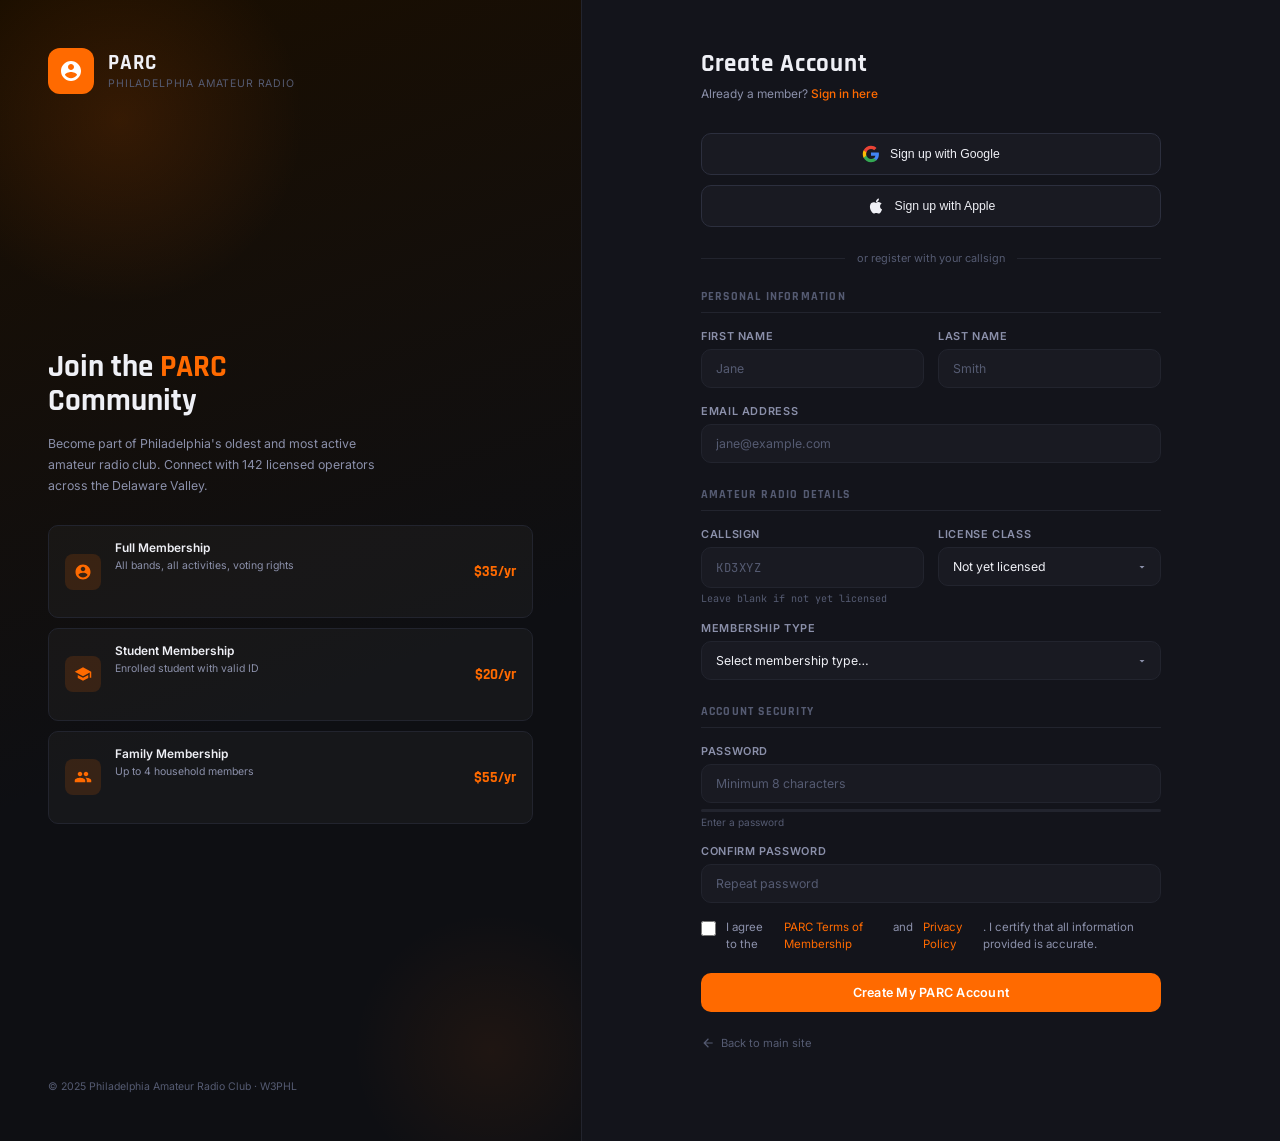
<file: register.html>
<!doctype html>
<html lang="en">
<head>
  <meta charset="UTF-8" />
  <meta name="viewport" content="width=device-width, initial-scale=1.0" />
  <title>Join PARC — Register</title>
  <link rel="stylesheet" href="parc.css" />
  <style>
    html, body { min-height: 100%; }
    body { display: grid; grid-template-columns: 1fr 1.2fr; min-height: 100vh; }
    .right-panel { align-items: flex-start; overflow-y: auto; }
    .auth-card { padding-bottom: 40px; max-width: 460px; }
  </style>
</head>
<body>

<div class="left-panel">
  <a href="index.html" class="panel-logo">
    <div class="logo-icon">
      <svg viewBox="0 0 24 24" fill="white"><path d="M12 2C6.48 2 2 6.48 2 12s4.48 10 10 10 10-4.48 10-10S17.52 2 12 2zm0 3c1.66 0 3 1.34 3 3s-1.34 3-3 3-3-1.34-3-3 1.34-3 3-3zm0 14.2c-2.5 0-4.71-1.28-6-3.22.03-1.99 4-3.08 6-3.08 1.99 0 5.97 1.09 6 3.08-1.29 1.94-3.5 3.22-6 3.22z"/></svg>
    </div>
    <div class="logo-text">
      <h1>PARC</h1>
      <span>Philadelphia Amateur Radio</span>
    </div>
  </a>

  <div class="panel-content">
    <h2>Join the <span>PARC</span><br>Community</h2>
    <p>Become part of Philadelphia's oldest and most active amateur radio club. Connect with 142 licensed operators across the Delaware Valley.</p>
    <div class="membership-tiers">
      <div class="tier-card">
        <div class="tier-icon"><svg width="18" height="18" viewBox="0 0 24 24" fill="#ff6a00"><path d="M12 2C6.48 2 2 6.48 2 12s4.48 10 10 10 10-4.48 10-10S17.52 2 12 2zm0 3c1.66 0 3 1.34 3 3s-1.34 3-3 3-3-1.34-3-3 1.34-3 3-3zm0 14.2c-2.5 0-4.71-1.28-6-3.22.03-1.99 4-3.08 6-3.08 1.99 0 5.97 1.09 6 3.08-1.29 1.94-3.5 3.22-6 3.22z"/></svg></div>
        <div class="tier-info"><h4>Full Membership</h4><p>All bands, all activities, voting rights</p></div>
        <div class="tier-price">$35/yr</div>
      </div>
      <div class="tier-card">
        <div class="tier-icon"><svg width="18" height="18" viewBox="0 0 24 24" fill="#ff6a00"><path d="M12 3L1 9l11 6 9-4.91V17h2V9L12 3zM5 13.18v4L12 21l7-3.82v-4L12 17l-7-3.82z"/></svg></div>
        <div class="tier-info"><h4>Student Membership</h4><p>Enrolled student with valid ID</p></div>
        <div class="tier-price">$20/yr</div>
      </div>
      <div class="tier-card">
        <div class="tier-icon"><svg width="18" height="18" viewBox="0 0 24 24" fill="#ff6a00"><path d="M16 11c1.66 0 2.99-1.34 2.99-3S17.66 5 16 5c-1.66 0-3 1.34-3 3s1.34 3 3 3zm-8 0c1.66 0 2.99-1.34 2.99-3S9.66 5 8 5C6.34 5 5 6.34 5 8s1.34 3 3 3zm0 2c-2.33 0-7 1.17-7 3.5V19h14v-2.5c0-2.33-4.67-3.5-7-3.5zm8 0c-.29 0-.62.02-.97.05 1.16.84 1.97 1.97 1.97 3.45V19h6v-2.5c0-2.33-4.67-3.5-7-3.5z"/></svg></div>
        <div class="tier-info"><h4>Family Membership</h4><p>Up to 4 household members</p></div>
        <div class="tier-price">$55/yr</div>
      </div>
    </div>
  </div>

  <div class="panel-footer">&copy; 2025 Philadelphia Amateur Radio Club · W3PHL</div>
</div>

<div class="right-panel">
  <div class="auth-card">
    <div class="auth-header">
      <h2>Create Account</h2>
      <p>Already a member? <a href="login.html">Sign in here</a></p>
    </div>

    <div class="social-buttons">
      <button class="social-btn" onclick="handleSocialReg('google')">
        <svg viewBox="0 0 24 24" width="18" height="18">
          <path d="M22.56 12.25c0-.78-.07-1.53-.2-2.25H12v4.26h5.92c-.26 1.37-1.04 2.53-2.21 3.31v2.77h3.57c2.08-1.92 3.28-4.74 3.28-8.09z" fill="#4285F4"/>
          <path d="M12 23c2.97 0 5.46-.98 7.28-2.66l-3.57-2.77c-.98.66-2.23 1.06-3.71 1.06-2.86 0-5.29-1.93-6.16-4.53H2.18v2.84C3.99 20.53 7.7 23 12 23z" fill="#34A853"/>
          <path d="M5.84 14.09c-.22-.66-.35-1.36-.35-2.09s.13-1.43.35-2.09V7.07H2.18C1.43 8.55 1 10.22 1 12s.43 3.45 1.18 4.93l2.85-2.22.81-.62z" fill="#FBBC05"/>
          <path d="M12 5.38c1.62 0 3.06.56 4.21 1.64l3.15-3.15C17.45 2.09 14.97 1 12 1 7.7 1 3.99 3.47 2.18 7.07l3.66 2.84c.87-2.6 3.3-4.53 6.16-4.53z" fill="#EA4335"/>
        </svg>
        Sign up with Google
      </button>
      <button class="social-btn" onclick="handleSocialReg('apple')">
        <svg viewBox="0 0 24 24" width="18" height="18" fill="var(--text)">
          <path d="M18.71 19.5c-.83 1.24-1.71 2.45-3.05 2.47-1.34.03-1.77-.79-3.29-.79-1.53 0-2 .77-3.27.82-1.31.05-2.3-1.32-3.14-2.53C4.25 17 2.94 12.45 4.7 9.39c.87-1.52 2.43-2.48 4.12-2.51 1.28-.02 2.5.87 3.29.87.78 0 2.26-1.07 3.8-.91.65.03 2.47.26 3.64 1.98-.09.06-2.17 1.28-2.15 3.81.03 3.02 2.65 4.03 2.68 4.04-.03.07-.42 1.44-1.38 2.83M13 3.5c.73-.83 1.94-1.46 2.94-1.5.13 1.17-.34 2.35-1.04 3.19-.69.85-1.83 1.51-2.95 1.42-.15-1.15.41-2.35 1.05-3.11z"/>
        </svg>
        Sign up with Apple
      </button>
    </div>

    <div class="divider">or register with your callsign</div>

    <div id="error-msg" class="error-msg"></div>
    <div id="success-msg" class="success-msg"></div>

    <form id="register-form" onsubmit="handleRegister(event)">

      <div class="section-title">Personal Information</div>

      <div class="form-row">
        <div class="form-group">
          <label class="form-label" for="fname">First Name</label>
          <input class="form-input" type="text" id="fname" placeholder="Jane" required autocomplete="given-name" />
        </div>
        <div class="form-group">
          <label class="form-label" for="lname">Last Name</label>
          <input class="form-input" type="text" id="lname" placeholder="Smith" required autocomplete="family-name" />
        </div>
      </div>

      <div class="form-group">
        <label class="form-label" for="email">Email Address</label>
        <input class="form-input" type="email" id="email" placeholder="jane@example.com" required autocomplete="email" />
      </div>

      <div class="section-title">Amateur Radio Details</div>

      <div class="form-row">
        <div class="form-group">
          <label class="form-label" for="callsign">Callsign</label>
          <input class="form-input" type="text" id="callsign" placeholder="KD3XYZ"
            style="font-family:'JetBrains Mono',monospace;text-transform:uppercase;letter-spacing:0.05em"
            oninput="this.value=this.value.toUpperCase()" autocomplete="off" />
          <div class="callsign-hint">Leave blank if not yet licensed</div>
        </div>
        <div class="form-group">
          <label class="form-label" for="license">License Class</label>
          <select class="form-select" id="license">
            <option value="">Not yet licensed</option>
            <option value="tech">Technician</option>
            <option value="general">General</option>
            <option value="extra">Amateur Extra</option>
          </select>
        </div>
      </div>

      <div class="form-group">
        <label class="form-label" for="membership">Membership Type</label>
        <select class="form-select" id="membership" required>
          <option value="">Select membership type…</option>
          <option value="full">Full Membership — $35/yr</option>
          <option value="student">Student Membership — $20/yr</option>
          <option value="family">Family Membership — $55/yr</option>
        </select>
      </div>

      <div class="section-title">Account Security</div>

      <div class="form-group">
        <label class="form-label" for="password">Password</label>
        <input class="form-input" type="password" id="password" placeholder="Minimum 8 characters"
          autocomplete="new-password" oninput="updateStrength(this.value)" required />
        <div class="password-strength">
          <div class="strength-bar"><div class="strength-fill" id="strength-fill"></div></div>
          <div class="strength-label" id="strength-label">Enter a password</div>
        </div>
      </div>

      <div class="form-group">
        <label class="form-label" for="confirm">Confirm Password</label>
        <input class="form-input" type="password" id="confirm" placeholder="Repeat password" autocomplete="new-password" required />
      </div>

      <label class="terms-check">
        <input type="checkbox" id="terms" required />
        I agree to the <a href="#">PARC Terms of Membership</a> and <a href="#">Privacy Policy</a>. I certify that all information provided is accurate.
      </label>

      <button type="submit" class="btn-submit" id="submit-btn">Create My PARC Account</button>
    </form>

    <a href="index.html" class="back-link">
      <svg viewBox="0 0 24 24" fill="currentColor"><path d="M20 11H7.83l5.59-5.59L12 4l-8 8 8 8 1.41-1.41L7.83 13H20v-2z"/></svg>
      Back to main site
    </a>
  </div>
</div>

<script src="auth.js"></script>
</body>
</html>
</file>
<file: parc.css>
@import url('https://fonts.googleapis.com/css2?family=Rajdhani:wght@400;500;600;700&family=Inter:wght@300;400;500;600&family=JetBrains+Mono:wght@400;500&display=swap');

*, *::before, *::after { box-sizing: border-box; margin: 0; padding: 0; }

:root {
  --bg:        #0e0f13;
  --bg2:       #13141b;
  --sidebar:   #0b0c12;
  --card:      #191a22;
  --card2:     #1f2029;
  --orange:    #ff6a00;
  --orange-h:  #ff8533;
  --orange-d:  rgba(255,106,0,0.14);
  --text:      #eff0f6;
  --text2:     #8b90aa;
  --text3:     #555b72;
  --border:    #22242e;
  --border2:   #2c2f3e;
  --green:     #2ed573;
  --blue:      #3b82f6;
  --red:       #ff4757;
  --yellow:    #ffd32a;
}

html { font-size: 14px; }

body {
  font-family: 'Inter', system-ui, sans-serif;
  background: var(--bg);
  color: var(--text);
}

/* ── Sidebar ──────────────────────────────────────── */
#sidebar {
  width: 252px;
  flex-shrink: 0;
  background: var(--sidebar);
  border-right: 1px solid var(--border);
  display: flex;
  flex-direction: column;
  height: 100vh;
  position: relative;
  z-index: 10;
}

.sidebar-logo {
  padding: 22px 20px 18px;
  border-bottom: 1px solid var(--border);
  display: flex;
  align-items: center;
  gap: 12px;
}
.logo-icon {
  width: 40px; height: 40px;
  background: var(--orange);
  border-radius: 10px;
  display: flex; align-items: center; justify-content: center;
  flex-shrink: 0;
}
.logo-icon svg { width: 22px; height: 22px; fill: #fff; }
.logo-text h1 {
  font-family: 'Rajdhani', sans-serif;
  font-size: 1.3rem; font-weight: 700;
  color: var(--text); letter-spacing: 0.03em; line-height: 1;
}
.logo-text span {
  font-size: 0.72rem; color: var(--text3);
  letter-spacing: 0.08em; text-transform: uppercase;
}

.sidebar-section { padding: 18px 12px 8px; }
.sidebar-section-label {
  font-size: 0.65rem; font-weight: 600;
  letter-spacing: 0.12em; text-transform: uppercase;
  color: var(--text3); padding: 0 8px; margin-bottom: 4px;
}

.nav-item {
  display: flex; align-items: center; gap: 10px;
  padding: 9px 10px; border-radius: 8px; cursor: pointer;
  color: var(--text2); font-size: 0.88rem; font-weight: 500;
  transition: all 0.15s; text-decoration: none;
  margin-bottom: 1px; border: 1px solid transparent;
}
.nav-item:hover { background: var(--card); color: var(--text); }
.nav-item.active {
  background: var(--orange-d); color: var(--orange);
  border-color: rgba(255,106,0,0.2);
}
.nav-item svg { width: 16px; height: 16px; flex-shrink: 0; opacity: 0.8; }
.nav-item.active svg { opacity: 1; }
.nav-badge {
  margin-left: auto; background: var(--orange); color: #fff;
  font-size: 0.65rem; font-weight: 700; padding: 1px 6px;
  border-radius: 20px; font-family: 'JetBrains Mono', monospace;
}
.nav-dot {
  margin-left: auto; width: 7px; height: 7px;
  border-radius: 50%; background: var(--green); flex-shrink: 0;
}

.sidebar-spacer { flex: 1; }

.sidebar-status {
  padding: 12px 20px;
  border-top: 1px solid var(--border);
}
.status-row {
  display: flex; align-items: center; gap: 8px;
  font-size: 0.75rem; color: var(--text3);
}
.status-dot {
  width: 7px; height: 7px; border-radius: 50%;
  background: var(--green); flex-shrink: 0;
  box-shadow: 0 0 6px var(--green);
}

.sidebar-auth {
  padding: 12px; border-top: 1px solid var(--border);
  display: flex; flex-direction: column; gap: 6px;
}
.btn-login {
  display: block; text-align: center; padding: 9px 14px;
  border-radius: 8px; font-size: 0.85rem; font-weight: 600;
  cursor: pointer; transition: all 0.15s; text-decoration: none;
  letter-spacing: 0.02em;
}
.btn-login.primary { background: var(--orange); color: #fff; }
.btn-login.primary:hover { background: var(--orange-h); }
.btn-login.ghost {
  background: transparent; color: var(--text2);
  border: 1px solid var(--border2);
}
.btn-login.ghost:hover { border-color: var(--orange); color: var(--orange); }

/* ── Main Content ────────────────────────────────── */
#main {
  flex: 1; display: flex; flex-direction: column;
  overflow: hidden; background: var(--bg);
}

.topbar {
  height: 54px; border-bottom: 1px solid var(--border);
  display: flex; align-items: center; padding: 0 24px; gap: 16px;
  flex-shrink: 0; background: var(--bg2);
}
.topbar-title {
  font-family: 'Rajdhani', sans-serif;
  font-size: 1.1rem; font-weight: 700; color: var(--text); letter-spacing: 0.04em;
}
.topbar-right { margin-left: auto; display: flex; align-items: center; gap: 12px; }
.freq-display {
  font-family: 'JetBrains Mono', monospace;
  font-size: 0.78rem; color: var(--orange);
  background: var(--orange-d); padding: 4px 10px;
  border-radius: 6px; border: 1px solid rgba(255,106,0,0.2);
  letter-spacing: 0.04em;
}
.weather-badge { font-size: 0.78rem; color: var(--text2); display: flex; align-items: center; gap: 5px; }

/* Tab bar */
.tab-bar {
  display: flex; align-items: center; padding: 0 24px;
  border-bottom: 1px solid var(--border); background: var(--bg2);
  flex-shrink: 0; overflow-x: auto; scrollbar-width: none;
}
.tab-bar::-webkit-scrollbar { display: none; }
.tab-btn {
  display: flex; align-items: center; gap: 7px; padding: 14px 16px;
  font-size: 0.84rem; font-weight: 500; color: var(--text3);
  cursor: pointer; border: none; background: none;
  border-bottom: 2px solid transparent; margin-bottom: -1px;
  transition: all 0.15s; white-space: nowrap;
}
.tab-btn:hover { color: var(--text2); }
.tab-btn.active { color: var(--orange); border-bottom-color: var(--orange); }
.tab-btn svg { width: 14px; height: 14px; }

/* Content Panels */
.content-area {
  flex: 1; overflow-y: auto; padding: 24px;
  scrollbar-width: thin; scrollbar-color: var(--border2) transparent;
}
.content-area::-webkit-scrollbar { width: 5px; }
.content-area::-webkit-scrollbar-track { background: transparent; }
.content-area::-webkit-scrollbar-thumb { background: var(--border2); border-radius: 3px; }

.tab-panel { display: none; }
.tab-panel.active { display: block; }

/* Cards */
.card {
  background: var(--card); border: 1px solid var(--border);
  border-radius: 12px; padding: 20px;
}
.card-header {
  display: flex; align-items: center; justify-content: space-between;
  margin-bottom: 16px;
}
.card-title {
  font-family: 'Rajdhani', sans-serif; font-size: 1rem; font-weight: 700;
  letter-spacing: 0.05em; text-transform: uppercase; color: var(--text);
}
.card-badge { font-size: 0.7rem; font-family: 'JetBrains Mono', monospace; color: var(--text3); }

.grid-2 { display: grid; grid-template-columns: 1fr 1fr; gap: 16px; }
.grid-3 { display: grid; grid-template-columns: 1fr 1fr 1fr; gap: 16px; }
.grid-4 { display: grid; grid-template-columns: repeat(4, 1fr); gap: 16px; }
.mb-4 { margin-bottom: 16px; }
.mb-6 { margin-bottom: 24px; }

/* Stat cards */
.stat-card {
  background: var(--card); border: 1px solid var(--border);
  border-radius: 12px; padding: 18px 20px;
}
.stat-label {
  font-size: 0.72rem; font-weight: 600; letter-spacing: 0.1em;
  text-transform: uppercase; color: var(--text3); margin-bottom: 8px;
}
.stat-value {
  font-family: 'Rajdhani', sans-serif; font-size: 2rem;
  font-weight: 700; color: var(--text); line-height: 1;
}
.stat-sub { font-size: 0.75rem; color: var(--text2); margin-top: 4px; }
.stat-card.accent .stat-value { color: var(--orange); }
.stat-card.green .stat-value { color: var(--green); }

/* Table */
.data-table { width: 100%; border-collapse: collapse; font-size: 0.82rem; }
.data-table th {
  text-align: left; font-size: 0.68rem; font-weight: 600;
  letter-spacing: 0.1em; text-transform: uppercase; color: var(--text3);
  padding: 8px 12px; border-bottom: 1px solid var(--border);
}
.data-table td {
  padding: 10px 12px; border-bottom: 1px solid var(--border);
  color: var(--text2); font-family: 'JetBrains Mono', monospace; font-size: 0.8rem;
}
.data-table tr:last-child td { border-bottom: none; }
.data-table tr:hover td { background: var(--card2); color: var(--text); }
.data-table td.name-col {
  color: var(--text); font-family: 'Inter', sans-serif;
  font-weight: 500; font-size: 0.82rem;
}

/* Status pill */
.pill {
  display: inline-block; padding: 2px 8px; border-radius: 20px;
  font-size: 0.68rem; font-weight: 600; letter-spacing: 0.04em;
  font-family: 'Inter', sans-serif;
}
.pill.online  { background: rgba(46,213,115,0.15); color: var(--green); }
.pill.offline { background: rgba(255,71,87,0.15);  color: var(--red); }
.pill.active  { background: rgba(255,106,0,0.15);  color: var(--orange); }
.pill.info    { background: rgba(59,130,246,0.15); color: var(--blue); }

/* EchoLink node */
.echolink-node {
  background: var(--card); border: 1px solid var(--border); border-radius: 10px;
  padding: 14px 16px; display: flex; align-items: center; gap: 14px;
  transition: border-color 0.15s;
}
.echolink-node:hover { border-color: var(--border2); }
.node-icon {
  width: 36px; height: 36px; background: var(--orange-d); border-radius: 8px;
  display: flex; align-items: center; justify-content: center;
  color: var(--orange); font-family: 'JetBrains Mono', monospace;
  font-size: 0.7rem; font-weight: 700; flex-shrink: 0;
}
.node-info h4 { font-size: 0.86rem; font-weight: 600; color: var(--text); margin-bottom: 2px; }
.node-info p  { font-size: 0.75rem; color: var(--text2); font-family: 'JetBrains Mono', monospace; }
.node-meta { margin-left: auto; text-align: right; }

/* Net schedule */
.net-row {
  display: flex; align-items: center; padding: 12px 16px; border-radius: 8px;
  gap: 16px; border: 1px solid transparent; transition: all 0.15s; margin-bottom: 4px;
}
.net-row:hover { background: var(--card2); border-color: var(--border); }
.net-day {
  width: 36px; height: 36px; border-radius: 8px; background: var(--orange-d);
  display: flex; flex-direction: column; align-items: center; justify-content: center; flex-shrink: 0;
}
.net-day .d { font-size: 0.6rem; color: var(--orange); font-weight: 700; text-transform: uppercase; }
.net-day .n { font-family: 'Rajdhani', sans-serif; font-size: 1rem; font-weight: 700; color: var(--orange); line-height: 1; }
.net-info h4 { font-size: 0.86rem; font-weight: 600; color: var(--text); }
.net-info p  { font-size: 0.75rem; color: var(--text2); margin-top: 2px; }
.net-freq { margin-left: auto; font-family: 'JetBrains Mono', monospace; font-size: 0.82rem; color: var(--orange); }

/* Events */
.event-card {
  background: var(--card); border: 1px solid var(--border); border-radius: 10px;
  padding: 16px; display: flex; gap: 16px;
}
.event-date-block {
  width: 46px; flex-shrink: 0; background: var(--orange); border-radius: 8px;
  display: flex; flex-direction: column; align-items: center; justify-content: center; padding: 6px;
}
.event-date-block .month { font-size: 0.62rem; font-weight: 700; text-transform: uppercase; color: rgba(255,255,255,0.8); }
.event-date-block .day  { font-family: 'Rajdhani', sans-serif; font-size: 1.6rem; font-weight: 700; color: #fff; line-height: 1; }
.event-body h4 { font-size: 0.9rem; font-weight: 600; color: var(--text); margin-bottom: 4px; }
.event-body p  { font-size: 0.78rem; color: var(--text2); line-height: 1.5; }
.event-tags { margin-top: 8px; display: flex; gap: 6px; flex-wrap: wrap; }

/* Resources */
.resource-item {
  display: flex; align-items: center; gap: 14px;
  padding: 12px 0; border-bottom: 1px solid var(--border);
}
.resource-item:last-child { border-bottom: none; }
.resource-icon {
  width: 34px; height: 34px; border-radius: 8px;
  display: flex; align-items: center; justify-content: center; flex-shrink: 0;
}
.resource-icon svg { width: 16px; height: 16px; }
.resource-info h4 { font-size: 0.85rem; font-weight: 600; color: var(--text); }
.resource-info p  { font-size: 0.75rem; color: var(--text2); }
.resource-link {
  margin-left: auto; font-size: 0.75rem; color: var(--orange);
  text-decoration: none; font-weight: 500; opacity: 0.8; transition: opacity 0.15s;
}
.resource-link:hover { opacity: 1; }

/* Section heading */
.section-heading {
  font-family: 'Rajdhani', sans-serif; font-size: 1.4rem; font-weight: 700;
  letter-spacing: 0.05em; color: var(--text); margin-bottom: 6px;
}
.section-sub { font-size: 0.82rem; color: var(--text2); margin-bottom: 24px; }

/* Hero banner */
.hero-banner {
  background: linear-gradient(135deg, #1a0e00 0%, #0e0f13 50%, #0e0f13 100%);
  border: 1px solid var(--border); border-radius: 14px; padding: 30px 28px;
  position: relative; overflow: hidden; margin-bottom: 24px;
}
.hero-banner::before {
  content: ''; position: absolute; top: -40px; right: -40px;
  width: 200px; height: 200px;
  background: radial-gradient(circle, rgba(255,106,0,0.18) 0%, transparent 70%);
  pointer-events: none;
}
.hero-callsign {
  font-family: 'JetBrains Mono', monospace; font-size: 0.75rem; color: var(--orange);
  letter-spacing: 0.15em; text-transform: uppercase; margin-bottom: 8px;
}
.hero-banner h2 {
  font-family: 'Rajdhani', sans-serif; font-size: 2rem; font-weight: 700;
  color: var(--text); line-height: 1.1; margin-bottom: 10px;
}
.hero-banner p {
  font-size: 0.88rem; color: var(--text2); max-width: 540px;
  line-height: 1.6; margin-bottom: 20px;
}
.btn-primary {
  display: inline-flex; align-items: center; gap: 6px; padding: 10px 20px;
  background: var(--orange); color: #fff; border: none; border-radius: 8px;
  font-size: 0.85rem; font-weight: 600; cursor: pointer; text-decoration: none;
  transition: background 0.15s;
}
.btn-primary:hover { background: var(--orange-h); }
.btn-secondary {
  display: inline-flex; align-items: center; gap: 6px; padding: 10px 20px;
  background: transparent; color: var(--text2); border: 1px solid var(--border2);
  border-radius: 8px; font-size: 0.85rem; font-weight: 600; cursor: pointer;
  text-decoration: none; transition: all 0.15s; margin-left: 10px;
}
.btn-secondary:hover { border-color: var(--orange); color: var(--orange); }

/* Activity feed */
.activity-item {
  display: flex; gap: 12px; padding: 10px 0;
  border-bottom: 1px solid var(--border); align-items: flex-start;
}
.activity-item:last-child { border-bottom: none; }
.activity-avatar {
  width: 32px; height: 32px; border-radius: 50%;
  background: var(--orange-d); border: 1px solid rgba(255,106,0,0.3);
  display: flex; align-items: center; justify-content: center;
  font-family: 'Rajdhani', sans-serif; font-size: 0.75rem;
  font-weight: 700; color: var(--orange); flex-shrink: 0;
}
.activity-text { font-size: 0.82rem; color: var(--text2); line-height: 1.4; }
.activity-text strong { color: var(--text); font-weight: 600; }
.activity-time { margin-left: auto; font-size: 0.7rem; color: var(--text3); white-space: nowrap; flex-shrink: 0; }

/* Members */
.member-card {
  background: var(--card); border: 1px solid var(--border);
  border-radius: 12px; padding: 20px; text-align: center;
}
.member-avatar {
  width: 56px; height: 56px; border-radius: 50%;
  background: var(--orange-d); border: 2px solid rgba(255,106,0,0.3);
  display: flex; align-items: center; justify-content: center;
  font-family: 'Rajdhani', sans-serif; font-size: 1.2rem;
  font-weight: 700; color: var(--orange); margin: 0 auto 12px;
}
.member-callsign { font-family: 'JetBrains Mono', monospace; font-size: 0.88rem; font-weight: 700; color: var(--orange); margin-bottom: 2px; }
.member-name { font-size: 0.85rem; font-weight: 600; color: var(--text); }
.member-role { font-size: 0.75rem; color: var(--text2); margin-top: 4px; }
.member-license {
  display: inline-block; margin-top: 10px; padding: 3px 10px; border-radius: 20px;
  background: var(--orange-d); color: var(--orange); font-size: 0.68rem;
  font-weight: 700; letter-spacing: 0.06em; text-transform: uppercase;
}

/* ── Auth pages shared ──────────────────────────── */
.left-panel {
  background: linear-gradient(160deg, #1a0e00 0%, #0e0f13 60%);
  display: flex; flex-direction: column; justify-content: space-between;
  padding: 48px; position: relative; overflow: hidden;
  border-right: 1px solid var(--border);
}
.left-panel::before {
  content: ''; position: absolute; top: -80px; left: -80px;
  width: 400px; height: 400px;
  background: radial-gradient(circle, rgba(255,106,0,0.13) 0%, transparent 65%);
  pointer-events: none;
}
.left-panel::after {
  content: ''; position: absolute; bottom: -60px; right: -60px;
  width: 300px; height: 300px;
  background: radial-gradient(circle, rgba(255,106,0,0.07) 0%, transparent 65%);
  pointer-events: none;
}

.panel-logo {
  display: flex; align-items: center; gap: 14px;
  text-decoration: none; position: relative;
}
.panel-logo .logo-icon { width: 46px; height: 46px; border-radius: 12px; }
.panel-logo .logo-icon svg { width: 24px; height: 24px; }
.panel-logo .logo-text h1 { font-family: 'Rajdhani', sans-serif; font-size: 1.5rem; font-weight: 700; color: var(--text); letter-spacing: 0.04em; line-height: 1; }
.panel-logo .logo-text span { font-size: 0.75rem; color: var(--text3); letter-spacing: 0.08em; text-transform: uppercase; }

.panel-content { position: relative; }
.panel-content h2 {
  font-family: 'Rajdhani', sans-serif; font-size: 2.2rem; font-weight: 700;
  color: var(--text); line-height: 1.1; margin-bottom: 16px;
}
.panel-content h2 span { color: var(--orange); }
.panel-content p { font-size: 0.88rem; color: var(--text2); line-height: 1.7; max-width: 340px; margin-bottom: 28px; }

.feature-list { display: flex; flex-direction: column; gap: 14px; }
.feature-item { display: flex; align-items: center; gap: 12px; font-size: 0.85rem; color: var(--text2); }
.feature-dot { width: 8px; height: 8px; border-radius: 50%; background: var(--orange); flex-shrink: 0; box-shadow: 0 0 8px rgba(255,106,0,0.5); }

.panel-footer { font-size: 0.75rem; color: var(--text3); position: relative; }

.membership-tiers { display: flex; flex-direction: column; gap: 10px; }
.tier-card {
  background: rgba(255,255,255,0.03); border: 1px solid var(--border);
  border-radius: 10px; padding: 14px 16px; display: flex; align-items: center; gap: 14px;
}
.tier-icon {
  width: 36px; height: 36px; border-radius: 8px; background: var(--orange-d);
  display: flex; align-items: center; justify-content: center; flex-shrink: 0;
}
.tier-info h4 { font-size: 0.85rem; font-weight: 600; color: var(--text); margin-bottom: 2px; }
.tier-info p  { font-size: 0.75rem; color: var(--text2); }
.tier-price { margin-left: auto; font-family: 'Rajdhani', sans-serif; font-size: 1.1rem; font-weight: 700; color: var(--orange); }

.right-panel {
  display: flex; align-items: center; justify-content: center;
  padding: 48px 32px; background: var(--bg2);
}

.auth-card { width: 100%; max-width: 420px; }

.auth-header { margin-bottom: 32px; }
.auth-header h2 { font-family: 'Rajdhani', sans-serif; font-size: 1.8rem; font-weight: 700; color: var(--text); letter-spacing: 0.03em; margin-bottom: 6px; }
.auth-header p { font-size: 0.85rem; color: var(--text2); }
.auth-header p a { color: var(--orange); text-decoration: none; font-weight: 500; }
.auth-header p a:hover { text-decoration: underline; }

.social-buttons { display: flex; flex-direction: column; gap: 10px; margin-bottom: 24px; }
.social-btn {
  display: flex; align-items: center; justify-content: center; gap: 10px;
  padding: 11px 16px; border: 1px solid var(--border2); border-radius: 10px;
  background: var(--card); color: var(--text); font-size: 0.875rem; font-weight: 500;
  cursor: pointer; transition: all 0.15s; text-decoration: none;
}
.social-btn:hover { border-color: var(--orange); background: var(--orange-d); }
.social-btn svg { width: 18px; height: 18px; flex-shrink: 0; }

.divider {
  display: flex; align-items: center; gap: 12px;
  margin-bottom: 24px; color: var(--text3); font-size: 0.78rem;
}
.divider::before, .divider::after { content: ''; flex: 1; height: 1px; background: var(--border); }

.form-row { display: grid; grid-template-columns: 1fr 1fr; gap: 14px; }
.form-group { margin-bottom: 16px; }
.form-label { display: block; font-size: 0.78rem; font-weight: 600; color: var(--text2); letter-spacing: 0.06em; text-transform: uppercase; margin-bottom: 6px; }
.form-label .optional { font-weight: 400; color: var(--text3); letter-spacing: 0; text-transform: none; font-size: 0.72rem; }
.form-input, .form-select {
  width: 100%; padding: 11px 14px; background: var(--card);
  border: 1px solid var(--border); border-radius: 10px; color: var(--text);
  font-size: 0.88rem; font-family: 'Inter', sans-serif;
  transition: border-color 0.15s, box-shadow 0.15s; outline: none;
  appearance: none; -webkit-appearance: none;
}
.form-input::placeholder { color: var(--text3); }
.form-input:focus, .form-select:focus {
  border-color: var(--orange);
  box-shadow: 0 0 0 3px rgba(255,106,0,0.12);
}
.form-select {
  background-image: url("data:image/svg+xml,%3Csvg xmlns='http://www.w3.org/2000/svg' width='12' height='12' viewBox='0 0 24 24' fill='%238b90aa'%3E%3Cpath d='M7 10l5 5 5-5z'/%3E%3C/svg%3E");
  background-repeat: no-repeat; background-position: right 12px center;
  padding-right: 36px; cursor: pointer;
}
.form-select option { background: var(--card); }

.password-strength { margin-top: 6px; }
.strength-bar { height: 3px; background: var(--border); border-radius: 2px; overflow: hidden; margin-bottom: 4px; }
.strength-fill { height: 100%; border-radius: 2px; transition: width 0.3s, background 0.3s; width: 0%; }
.strength-label { font-size: 0.72rem; color: var(--text3); }

.terms-check {
  display: flex; align-items: flex-start; gap: 10px;
  font-size: 0.82rem; color: var(--text2); margin-bottom: 20px;
  cursor: pointer; line-height: 1.5;
}
.terms-check input[type=checkbox] { width: 15px; height: 15px; flex-shrink: 0; accent-color: var(--orange); cursor: pointer; margin-top: 2px; }
.terms-check a { color: var(--orange); text-decoration: none; }
.terms-check a:hover { text-decoration: underline; }

.form-footer { display: flex; align-items: center; justify-content: space-between; margin-bottom: 20px; }
.form-check { display: flex; align-items: center; gap: 8px; font-size: 0.82rem; color: var(--text2); cursor: pointer; }
.form-check input[type=checkbox] { width: 15px; height: 15px; accent-color: var(--orange); cursor: pointer; }
.form-link { font-size: 0.82rem; color: var(--orange); text-decoration: none; font-weight: 500; }
.form-link:hover { text-decoration: underline; }

.btn-submit {
  width: 100%; padding: 12px; background: var(--orange); color: #fff;
  border: none; border-radius: 10px; font-size: 0.9rem; font-weight: 600;
  cursor: pointer; transition: background 0.15s; font-family: 'Inter', sans-serif;
  letter-spacing: 0.02em;
}
.btn-submit:hover { background: var(--orange-h); }
.btn-submit:active { transform: translateY(1px); }
.btn-submit:disabled { opacity: 0.6; cursor: not-allowed; transform: none; }

.section-title {
  font-family: 'Rajdhani', sans-serif; font-size: 0.85rem; font-weight: 700;
  letter-spacing: 0.1em; text-transform: uppercase; color: var(--text3);
  border-bottom: 1px solid var(--border); padding-bottom: 8px;
  margin-bottom: 16px; margin-top: 24px;
}

.error-msg {
  display: none; background: rgba(255,71,87,0.1); border: 1px solid rgba(255,71,87,0.3);
  border-radius: 8px; padding: 10px 14px; font-size: 0.82rem; color: var(--red); margin-bottom: 16px;
}
.success-msg {
  display: none; background: rgba(46,213,115,0.1); border: 1px solid rgba(46,213,115,0.3);
  border-radius: 8px; padding: 10px 14px; font-size: 0.82rem; color: var(--green); margin-bottom: 16px;
}

.back-link {
  display: inline-flex; align-items: center; gap: 6px;
  font-size: 0.8rem; color: var(--text3); text-decoration: none;
  margin-top: 24px; transition: color 0.15s;
}
.back-link:hover { color: var(--text2); }
.back-link svg { width: 14px; height: 14px; }

.callsign-hint { font-size: 0.72rem; color: var(--text3); margin-top: 4px; font-family: 'JetBrains Mono', monospace; }

/* ── Responsive ─────────────────────────────────── */
@media (max-width: 1000px) {
  #sidebar { width: 56px; }
  .logo-text, .sidebar-section-label, .nav-item span, .nav-badge, .nav-dot,
  .sidebar-status, .btn-login { display: none; }
  .nav-item { justify-content: center; padding: 10px; }
  .sidebar-logo { justify-content: center; padding: 16px 8px; }
  .logo-icon { margin: 0; }
  .sidebar-auth { padding: 8px; }
  .grid-3, .grid-4 { grid-template-columns: 1fr 1fr; }
}
@media (max-width: 768px) {
  .left-panel { display: none; }
  .right-panel { padding: 32px 20px; }
  .form-row { grid-template-columns: 1fr; }
}
@media (max-width: 700px) {
  .grid-2, .grid-3, .grid-4 { grid-template-columns: 1fr; }
}
</file>
